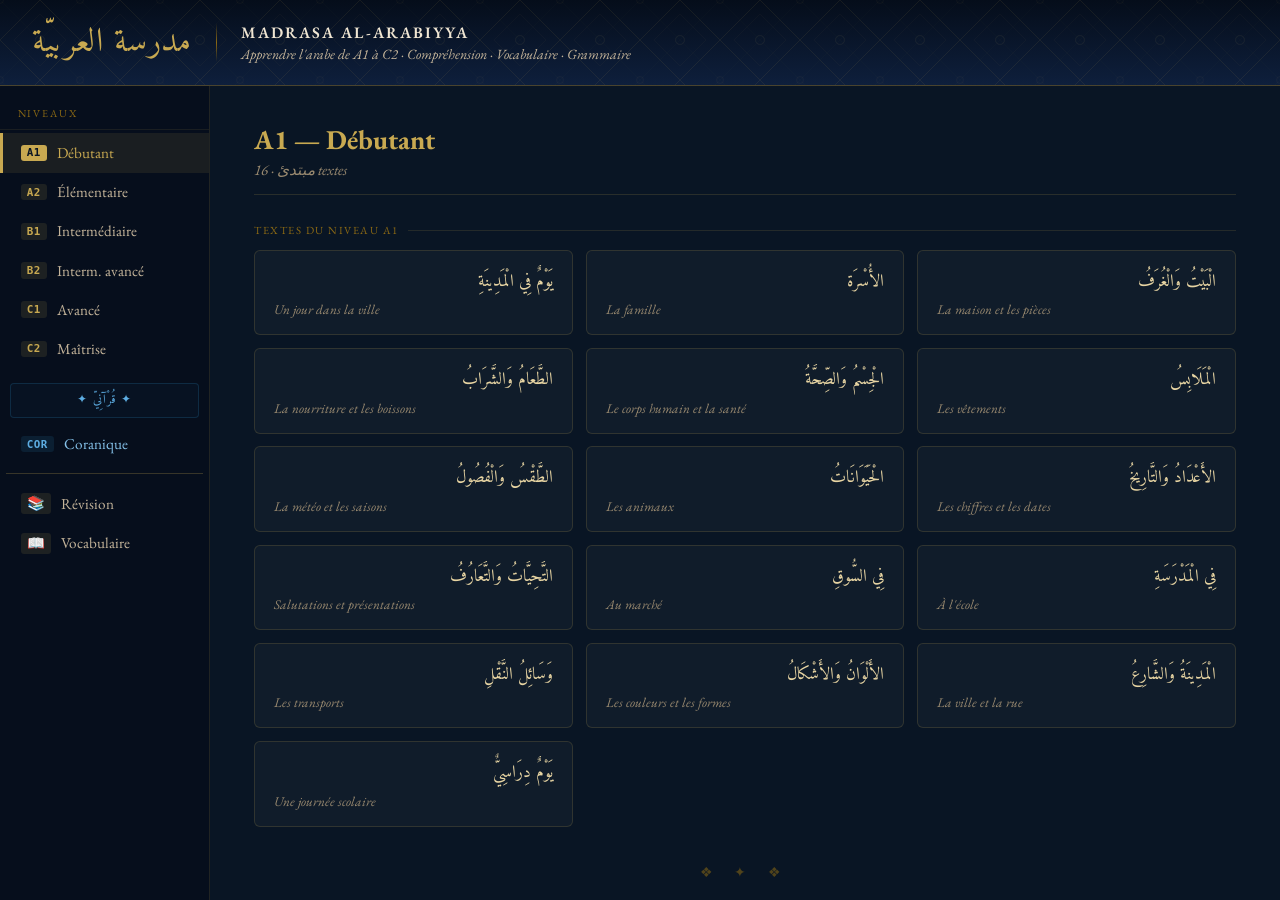
<file: index.html>
<!DOCTYPE html>
<html lang="fr">
<head>
  <meta charset="UTF-8">
  <meta name="viewport" content="width=device-width, initial-scale=1.0">
  <title>مدرسة العربيّة — Apprendre l'Arabe</title>
  <link rel="preconnect" href="https://fonts.googleapis.com">
  <link href="https://fonts.googleapis.com/css2?family=Amiri:ital,wght@0,400;0,700;1,400&family=Noto+Naskh+Arabic:wght@400;500;700&family=EB+Garamond:ital,wght@0,400;0,500;0,600;1,400&display=swap" rel="stylesheet">
  <link rel="stylesheet" href="css/style.css">
</head>
<body>

  <header>
    <div class="logo">مدرسة العربيّة</div>
    <div class="hd-sep"></div>
    <div class="hd-info">
      <h1>Madrasa Al-Arabiyya</h1>
      <p>Apprendre l'arabe de A1 à C2 · Compréhension · Vocabulaire · Grammaire</p>
    </div>
  </header>

  <div class="layout">
    <aside>
      <div class="sb-label">Niveaux</div>
      <div id="nav"></div>
    </aside>
    <div class="main" id="main"></div>
  </div>

  <!-- ═══════════════════════════════════════════
       BRIQUE 1 : Configuration (niveaux)
       Ne jamais modifier ce fichier
  ═══════════════════════════════════════════ -->
  <script src="js/config.js"></script>

  <!-- ═══════════════════════════════════════════
       BRIQUES 2+ : Données par niveau
       Pour ajouter un niveau : créer js/data/aX.js
       puis ajouter la ligne <script> correspondante
  ═══════════════════════════════════════════ -->
  <script src="js/data/a1.js"></script>
  <script src="js/data/a2.js"></script>
  <script src="js/data/b1.js"></script>
  <script src="js/data/b2.js"></script>
  <script src="js/data/c1.js"></script>
  <script src="js/data/c2.js"></script>
  <script src="js/data/cor.js"></script>
  <script src="js/data/cor_bilan.js"></script>

  <!-- ═══════════════════════════════════════════
       BRIQUE FINALE : Application
       Lit les variables globales des briques données
       Ne jamais modifier sauf pour l'UI
  ═══════════════════════════════════════════ -->
  <!-- Vocabulaire thématique par niveau -->
  <script src="js/vocab/a1_thematic.js"></script>
  <script src="js/vocab/a2_thematic.js"></script>
  <script src="js/vocab/b1_thematic.js"></script>
  <script src="js/vocab/b2_thematic.js"></script>
  <script src="js/vocab/c1_thematic.js"></script>
  <script src="js/vocab/c2_thematic.js"></script>
  <script src="js/vocab/cor_thematic.js"></script>
  <script src="js/app.js"></script>

</body>
</html>
</file>
<file: css/style.css>
/* ═══════════════════════════════════════════════════
   MADRASA AL-ARABIYYA — Feuille de style principale
   Palette : nuit / or / vert islamique / parchemin
═══════════════════════════════════════════════════ */

:root {
  --night:       #091524;
  --navy:        #0E1F3C;
  --gold:        #C8A951;
  --gold-lt:     #E8D5A3;
  --gold-dk:     #8B6914;
  --green:       #1A3D2B;
  --parchment:   #F0E6D3;
  --parch-mid:   #C4B49A;
  --parch-dim:   #9A8A70;
}

*, *::before, *::after { box-sizing: border-box; margin: 0; padding: 0; }
html, body { height: 100%; }

body {
  font-family: 'EB Garamond', Georgia, serif;
  background: var(--night);
  color: var(--parchment);
  display: flex;
  flex-direction: column;
  min-height: 100vh;
  font-size: 16px;
}

/* ── HEADER ─────────────────────────────────── */
header {
  background: linear-gradient(180deg, #050d1a 0%, var(--navy) 100%);
  border-bottom: 1px solid rgba(200,169,81,.35);
  padding: 1.4rem 2rem;
  display: flex;
  align-items: center;
  gap: 1.5rem;
  flex-shrink: 0;
  position: relative;
  overflow: hidden;
}

/* Motif géométrique islamique en overlay */
header::before {
  content: '';
  position: absolute;
  inset: 0;
  pointer-events: none;
  background-image: url("data:image/svg+xml,%3Csvg xmlns='http://www.w3.org/2000/svg' width='80' height='80'%3E%3Cpath d='M40 0L80 40L40 80L0 40Z' fill='none' stroke='%23C8A951' stroke-width='.5' opacity='.18'/%3E%3Cpath d='M40 14L66 40L40 66L14 40Z' fill='none' stroke='%23C8A951' stroke-width='.35' opacity='.11'/%3E%3Cpath d='M0 0L80 80M80 0L0 80' stroke='%23C8A951' stroke-width='.18' opacity='.07'/%3E%3Ccircle cx='40' cy='40' r='4.5' fill='none' stroke='%23C8A951' stroke-width='.4' opacity='.18'/%3E%3Ccircle cx='0' cy='0' r='3.5' fill='none' stroke='%23C8A951' stroke-width='.35' opacity='.13'/%3E%3Ccircle cx='80' cy='0' r='3.5' fill='none' stroke='%23C8A951' stroke-width='.35' opacity='.13'/%3E%3Ccircle cx='0' cy='80' r='3.5' fill='none' stroke='%23C8A951' stroke-width='.35' opacity='.13'/%3E%3Ccircle cx='80' cy='80' r='3.5' fill='none' stroke='%23C8A951' stroke-width='.35' opacity='.13'/%3E%3C/svg%3E");
}

.logo {
  font-family: 'Amiri', serif;
  font-size: 2.1rem;
  color: var(--gold);
  direction: rtl;
  line-height: 1;
  letter-spacing: .02em;
  position: relative;
  z-index: 1;
}

.hd-sep {
  width: 1px;
  height: 2.4rem;
  background: linear-gradient(180deg, transparent, var(--gold-dk), transparent);
  flex-shrink: 0;
  position: relative;
  z-index: 1;
}

.hd-info { position: relative; z-index: 1; }
.hd-info h1 {
  font-size: 1rem;
  font-weight: 600;
  letter-spacing: .13em;
  text-transform: uppercase;
  color: var(--parchment);
}
.hd-info p {
  font-size: .88rem;
  font-style: italic;
  color: var(--parch-mid);
  margin-top: .1rem;
}

/* ── LAYOUT ─────────────────────────────────── */
.layout { display: flex; flex: 1; overflow: hidden; }

/* ── SIDEBAR ─────────────────────────────────── */
aside {
  width: 210px;
  min-width: 210px;
  background: #060e1c;
  border-right: 1px solid rgba(200,169,81,.14);
  display: flex;
  flex-direction: column;
  padding: 1.2rem 0;
  overflow-y: auto;
}

.sb-label {
  font-size: .66rem;
  text-transform: uppercase;
  letter-spacing: .18em;
  color: var(--gold-dk);
  padding: 0 1.1rem .6rem;
  margin-bottom: .2rem;
  border-bottom: 1px solid rgba(200,169,81,.1);
}

.lvl-btn {
  all: unset;
  display: flex;
  align-items: center;
  gap: .6rem;
  width: 100%;
  padding: .6rem 1.1rem;
  cursor: pointer;
  font-family: 'EB Garamond', serif;
  font-size: .95rem;
  color: var(--parch-mid);
  border-left: 3px solid transparent;
  transition: background .14s, color .14s, border-color .14s;
}
.lvl-btn:hover { background: rgba(200,169,81,.06); color: var(--parchment); }
.lvl-btn.active { background: rgba(200,169,81,.1); color: var(--gold); border-left-color: var(--gold); }

.lvl-tag {
  font-size: .68rem;
  font-weight: 700;
  font-family: monospace;
  letter-spacing: .05em;
  background: rgba(200,169,81,.12);
  color: var(--gold);
  padding: .11rem .38rem;
  border-radius: 3px;
  flex-shrink: 0;
}
.lvl-btn.active .lvl-tag { background: var(--gold); color: var(--night); }

/* ── MAIN ─────────────────────────────────── */
.main { flex: 1; padding: 2.25rem 2.75rem; overflow-y: auto; }

/* ── OVERVIEW ─────────────────────────────── */
.lv-hd { margin-bottom: 1.75rem; padding-bottom: .9rem; border-bottom: 1px solid rgba(200,169,81,.17); }
.lv-hd h2 { font-size: 1.7rem; color: var(--gold); }
.lv-hd .sub { color: var(--parch-dim); font-style: italic; font-size: .95rem; margin-top: .15rem; }

.sec-lbl {
  font-size: .68rem;
  text-transform: uppercase;
  letter-spacing: .14em;
  color: var(--gold-dk);
  margin-bottom: .8rem;
  display: flex;
  align-items: center;
  gap: .55rem;
}
.sec-lbl::after { content: ''; flex: 1; height: 1px; background: rgba(200,169,81,.14); }

.txt-grid {
  display: grid;
  grid-template-columns: repeat(auto-fill, minmax(250px, 1fr));
  gap: .8rem;
  margin-bottom: 2.25rem;
}

.txt-card {
  background: rgba(255,255,255,.03);
  border: 1px solid rgba(200,169,81,.17);
  border-radius: 6px;
  padding: 1rem 1.2rem;
  cursor: pointer;
  transition: border-color .14s, background .14s;
}
.txt-card:hover { border-color: var(--gold); background: rgba(200,169,81,.06); }
.card-ar { font-family: 'Amiri', serif; font-size: 1.08rem; direction: rtl; color: var(--gold-lt); margin-bottom: .28rem; }
.card-fr { font-size: .83rem; font-style: italic; color: var(--parch-dim); }

.empty {
  background: rgba(255,255,255,.02);
  border: 1px dashed rgba(200,169,81,.17);
  border-radius: 6px;
  padding: 1.6rem 2rem;
  color: var(--parch-dim);
  font-style: italic;
  text-align: center;
  line-height: 1.65;
}

/* ── TEXT DETAIL ─────────────────────────── */
.back-btn {
  all: unset;
  cursor: pointer;
  display: inline-flex;
  align-items: center;
  gap: .4rem;
  color: var(--parch-dim);
  font-size: .88rem;
  border: 1px solid rgba(200,169,81,.2);
  padding: .32rem .8rem;
  border-radius: 4px;
  margin-bottom: 1.6rem;
  transition: color .14s, border-color .14s;
}
.back-btn:hover { color: var(--gold); border-color: var(--gold); }

.txt-panel {
  background: rgba(255,255,255,.025);
  border: 1px solid rgba(200,169,81,.21);
  border-radius: 8px;
  padding: 1.85rem 2.25rem;
  margin-bottom: 1.75rem;
}

.txt-panel-hd {
  display: flex;
  align-items: flex-start;
  justify-content: space-between;
  gap: 1rem;
  margin-bottom: 1.6rem;
  padding-bottom: .9rem;
  border-bottom: 1px solid rgba(200,169,81,.14);
}

.txt-title { font-family: 'Amiri', serif; font-size: 1.6rem; color: var(--gold); direction: rtl; line-height: 1.3; }
.txt-sub { font-size: .88rem; font-style: italic; color: var(--parch-dim); margin-top: .18rem; }

.tgl-btn {
  all: unset;
  cursor: pointer;
  display: inline-flex;
  align-items: center;
  gap: .42rem;
  padding: .42rem .85rem;
  border: 1px solid rgba(200,169,81,.32);
  border-radius: 4px;
  color: var(--gold);
  font-family: 'EB Garamond', serif;
  font-size: .87rem;
  white-space: nowrap;
  background: rgba(200,169,81,.06);
  transition: background .14s, border-color .14s;
}
.tgl-btn:hover { background: rgba(200,169,81,.14); }
.tgl-btn.on { border-color: var(--gold); background: rgba(200,169,81,.13); }
.tgl-ar { font-family: 'Amiri', serif; font-size: 1.25rem; line-height: 1; }

/* ── HINT BAR ────────────────────────────── */
.hint-bar {
  display: flex;
  align-items: center;
  gap: .55rem;
  margin-bottom: 1.2rem;
  font-size: .82rem;
  color: var(--parch-dim);
  font-style: italic;
  padding: .45rem .7rem;
  background: rgba(200,169,81,.05);
  border: 1px solid rgba(200,169,81,.12);
  border-radius: 4px;
}
.hint-dot { width: 8px; height: 8px; border-radius: 50%; flex-shrink: 0; }
.hint-dot.hover { background: rgba(200,169,81,.45); outline: 1px solid rgba(200,169,81,.3); }
.hint-dot.click { background: var(--gold); outline: 2px solid rgba(200,169,81,.35); outline-offset: 1px; }

/* ── ARABIC TEXT ─────────────────────────── */
.ar-text { direction: rtl; text-align: right; }
.ar-sent {
  margin-bottom: .3rem;
  font-family: 'Amiri', serif;
  font-size: 1.58rem;
  line-height: 2.65;
  direction: rtl;
  text-align: right;
}

/* Groupe de mots — état de base */
.wg {
  display: inline-block;
  position: relative;
  cursor: pointer;
  padding: .03em .1em;
  border-radius: 3px;
  transition: background .12s, color .12s;
}

/* Survol (hover) */
.wg:hover { background: rgba(200,169,81,.18); color: var(--gold-lt); }
.wg:hover .tip {
  opacity: 1;
  visibility: visible;
  transform: translateX(-50%) translateY(-4px);
}

/* Épinglé (clic) — priorité sur le hover */
.wg.pinned {
  background: rgba(200,169,81,.22);
  color: var(--gold-lt);
  outline: 1.5px solid rgba(200,169,81,.55);
  outline-offset: 2px;
}
.wg.pinned .tip {
  opacity: 1 !important;
  visibility: visible !important;
  transform: translateX(-50%) translateY(-4px) !important;
  border-color: var(--gold);
  background: #0c1d35;
}

/* Info-bulle */
.tip {
  position: absolute;
  bottom: calc(100% + 9px);
  left: 50%;
  transform: translateX(-50%) translateY(0px);
  background: #0d1c30;
  border: 1px solid var(--gold-dk);
  border-radius: 4px;
  padding: .28rem .6rem;
  font-family: 'EB Garamond', serif;
  font-size: .83rem;
  color: var(--gold-lt);
  white-space: nowrap;
  direction: ltr;
  text-align: center;
  z-index: 200;
  opacity: 0;
  visibility: hidden;
  pointer-events: none;
  transition: opacity .17s, transform .17s, visibility .17s;
}
.tip::after {
  content: '';
  position: absolute;
  top: 100%;
  left: 50%;
  transform: translateX(-50%);
  border: 5px solid transparent;
  border-top-color: var(--gold-dk);
}
.wg.pinned .tip::after { border-top-color: var(--gold); }

/* ── SECTIONS ─────────────────────────────── */
.section { margin-bottom: 2.25rem; }
.sec-hd {
  display: flex;
  align-items: center;
  gap: .6rem;
  font-size: 1.05rem;
  font-weight: 600;
  color: var(--gold);
  margin-bottom: 1rem;
  padding-bottom: .45rem;
  border-bottom: 1px solid rgba(200,169,81,.17);
}
.sec-ico {
  width: 26px; height: 26px;
  border-radius: 50%;
  background: rgba(200,169,81,.1);
  border: 1px solid rgba(200,169,81,.23);
  display: inline-flex; align-items: center; justify-content: center;
  font-size: .82rem; flex-shrink: 0;
}

/* ── TABLEAU VOCABULAIRE ─────────────────── */
.vtbl { width: 100%; border-collapse: collapse; font-size: .93rem; }
.vtbl thead th {
  background: rgba(200,169,81,.08);
  color: var(--gold);
  font-size: .7rem;
  text-transform: uppercase;
  letter-spacing: .1em;
  font-weight: 600;
  padding: .52rem .7rem;
  text-align: left;
}
.vtbl thead th:first-child { text-align: right; }
.vtbl tbody tr:hover td { background: rgba(200,169,81,.04); }
.vtbl td { padding: .52rem .7rem; border-bottom: 1px solid rgba(255,255,255,.05); vertical-align: middle; }
.td-ar { font-family: 'Amiri', serif; font-size: 1.3rem; direction: rtl; text-align: right; color: var(--gold-lt); }
.td-tr { font-style: italic; color: var(--parch-mid); }
.td-fm { color: var(--parch-dim); font-size: .86rem; }
.root-tag {
  display: inline-block;
  font-family: 'Amiri', serif;
  font-size: .98rem;
  direction: rtl;
  background: rgba(26,61,43,.5);
  border: 1px solid rgba(200,169,81,.19);
  border-radius: 3px;
  padding: .03rem .38rem;
  color: var(--gold-lt);
  margin-top: .18rem;
}

/* ── BOÎTE GRAMMAIRE ─────────────────────── */
.gram-box {
  background: rgba(26,61,43,.2);
  border: 1px solid rgba(200,169,81,.19);
  border-radius: 8px;
  padding: 1.4rem 1.65rem;
}
.gram-concept { font-size: 1.08rem; font-weight: 600; color: var(--gold); margin-bottom: .9rem; }
.gram-excerpt {
  direction: rtl; text-align: right;
  font-family: 'Amiri', serif; font-size: 1.22rem; color: var(--parchment);
  background: rgba(255,255,255,.04);
  border-right: 3px solid var(--gold);
  padding: .65rem .95rem;
  margin-bottom: .9rem;
  border-radius: 0 4px 4px 0;
  line-height: 2;
}
.gram-exp { color: var(--parchment); line-height: 1.72; margin-bottom: .9rem; }
.gram-exp strong { color: var(--gold); }

.gtbl { width: 100%; border-collapse: collapse; font-size: .88rem; margin-bottom: .9rem; }
.gtbl th {
  background: rgba(200,169,81,.08);
  color: var(--gold);
  font-size: .69rem;
  text-transform: uppercase;
  letter-spacing: .1em;
  padding: .42rem .62rem;
  text-align: left;
}
.gtbl th:nth-child(1), .gtbl th:nth-child(3) { text-align: right; }
.gtbl td { padding: .42rem .62rem; border-bottom: 1px solid rgba(255,255,255,.05); }
.gtbl .ar { font-family: 'Amiri', serif; font-size: 1.18rem; direction: rtl; text-align: right; color: var(--gold-lt); }
.gtbl .fr  { color: var(--parch-dim); }
.gtbl .tr  { color: var(--parchment); }
.gtbl .mix { color: var(--parch-dim); }
.ar-in { font-family: 'Amiri', serif; font-size: 1.12em; color: var(--gold-lt); unicode-bidi: isolate; }

.gram-note {
  font-size: .9rem; font-style: italic;
  color: var(--parch-mid);
  padding-top: .7rem;
  border-top: 1px solid rgba(200,169,81,.13);
}
.gram-note strong { color: var(--gold); }

/* ── ORNEMENT ────────────────────────────── */
.orn { text-align: center; color: var(--gold-dk); letter-spacing: .65em; margin: 1.35rem 0; font-size: .88rem; opacity: .55; }

/* ── SCROLLBAR ───────────────────────────── */
::-webkit-scrollbar { width: 5px; }
::-webkit-scrollbar-track { background: transparent; }
::-webkit-scrollbar-thumb { background: rgba(200,169,81,.22); border-radius: 3px; }
::-webkit-scrollbar-thumb:hover { background: rgba(200,169,81,.38); }

/* ── RESPONSIVE ──────────────────────────── */
@media (max-width: 700px) {
  aside { width: 50px; min-width: 50px; }
  .lvl-btn span:not(.lvl-tag) { display: none; }
  .main { padding: 1.2rem 1rem; }
  .txt-panel { padding: 1.1rem; }
  .hint-bar { flex-wrap: wrap; }
}

/* ══════════════════════════════════════════════
   VUE RÉVISION GRAMMATICALE
══════════════════════════════════════════════ */

/* Séparateur dans la sidebar */
.nav-sep {
  height: 1px;
  background: var(--gold);
  opacity: .25;
  margin: .6rem .4rem;
}

/* Séparateur spécial — Niveau Coranique */
.nav-cor-sep {
  display: flex;
  align-items: center;
  justify-content: center;
  gap: .4rem;
  margin: .9rem .6rem .4rem;
  padding: .35rem .5rem;
  border: 1px solid rgba(26,82,118,.4);
  border-radius: 4px;
  background: rgba(26,82,118,.08);
  height: auto;
  opacity: 1;
}
.nav-cor-sep span {
  font-family: 'Amiri', serif;
  font-size: .78rem;
  color: #5dade2;
  letter-spacing: .06em;
  white-space: nowrap;
}
/* Bouton du niveau coranique */
.lvl-btn.lvl-cor .lvl-tag {
  background: rgba(26,82,118,.25);
  color: #5dade2;
}
.lvl-btn.lvl-cor { color: #85c1e9; }
.lvl-btn.lvl-cor:hover {
  background: rgba(26,82,118,.13);
  color: #aed6f1;
}
.lvl-btn.lvl-cor.active {
  background: rgba(26,82,118,.22);
  border-left-color: #2e86c1;
  color: #aed6f1;
}
.lvl-btn.lvl-cor.active .lvl-tag {
  background: #1a5276;
  color: #fff;
}

/* Bouton Révision dans la sidebar */
.rev-btn { border-top: none; }
.rev-btn .lvl-tag { font-size: .9rem; }

/* En-tête de la page révision */
.rev-hd {
  margin-bottom: 1.6rem;
}
.rev-hd-top {
  display: flex;
  align-items: flex-start;
  justify-content: space-between;
  gap: 1rem;
  margin-bottom: 1rem;
}
.rev-hd h2 {
  font-family: 'Amiri', serif;
  font-size: 1.8rem;
  color: var(--gold);
  direction: rtl;
  margin: 0 0 .2rem;
}

/* Boutons de filtre par niveau */
.rev-filters {
  display: flex;
  flex-wrap: wrap;
  gap: .4rem;
}
.flt-btn {
  padding: .28rem .7rem;
  border: 1px solid var(--gold);
  border-radius: 4px;
  background: transparent;
  color: var(--parch-dim);
  font-size: .78rem;
  font-family: 'EB Garamond', serif;
  cursor: pointer;
  transition: all .15s;
}
.flt-btn:hover { background: rgba(212,175,55,.12); color: var(--gold); }
.flt-btn.flt-on {
  background: var(--gold);
  color: var(--navy);
  font-weight: 600;
  border-color: var(--gold);
}

/* Grille des cartes */
.rev-grid {
  display: grid;
  grid-template-columns: repeat(auto-fill, minmax(440px, 1fr));
  gap: 1.4rem;
}
@media (max-width: 700px) {
  .rev-grid { grid-template-columns: 1fr; }
}

/* Carte de leçon */
.rev-card {
  background: rgba(255,255,255,.035);
  border: 1px solid rgba(212,175,55,.22);
  border-radius: 6px;
  padding: 1rem 1.1rem 1rem;
  display: flex;
  flex-direction: column;
  gap: .6rem;
  transition: border-color .2s;
}
.rev-card:hover { border-color: rgba(212,175,55,.55); }

/* En-tête de carte : badge + concept */
.rev-card-hd {
  display: flex;
  align-items: flex-start;
  gap: .65rem;
}
.rev-badge {
  display: inline-block;
  min-width: 2rem;
  text-align: center;
  padding: .12rem .45rem;
  border-radius: 4px;
  font-size: .7rem;
  font-weight: 700;
  letter-spacing: .03em;
  color: #fff;
  flex-shrink: 0;
  margin-top: .12rem;
}
.rev-concept {
  font-family: 'EB Garamond', serif;
  font-size: .95rem;
  color: var(--gold);
  line-height: 1.35;
}

/* Extrait arabe */
.rev-excerpt {
  font-family: 'Amiri', serif;
  font-size: 1.12rem;
  color: var(--parchment);
  direction: rtl;
  border-right: 3px solid var(--gold);
  padding-right: .7rem;
  opacity: .92;
  line-height: 1.7;
}

/* Explication */
.rev-exp {
  font-family: 'EB Garamond', serif;
  font-size: .84rem;
  color: var(--parch-dim);
  line-height: 1.55;
}
.rev-exp strong { color: var(--gold); font-weight: 600; }

/* Tableau compact */
.rev-tbl {
  width: 100%;
  border-collapse: collapse;
  font-size: .78rem;
}
.rev-tbl thead th {
  padding: .2rem .4rem;
  text-align: left;
  color: var(--gold);
  font-family: 'EB Garamond', serif;
  font-size: .75rem;
  border-bottom: 1px solid rgba(212,175,55,.2);
  white-space: nowrap;
}
.rev-tbl tbody tr:nth-child(even) { background: rgba(255,255,255,.02); }
.rev-tbl td { padding: .22rem .4rem; }
.rev-v { font-family: 'Amiri', serif; color: var(--parchment); direction: rtl; font-size: .92rem; }
.rev-f { color: var(--parch-dim); font-size: .75rem; }
.rev-m { font-family: 'Amiri', serif; color: #b9a870; direction: rtl; font-size: .88rem; }
.rev-fr { color: var(--parch-dim); font-size: .75rem; font-style: italic; }
.rev-ar  { font-family: 'Amiri', serif; color: var(--parchment); direction: rtl; text-align: right; font-size: .92rem; }
.rev-mix { color: var(--parch-dim); font-size: .75rem; }

/* Note pédagogique */
.rev-note {
  font-family: 'EB Garamond', serif;
  font-size: .8rem;
  color: var(--parch-dim);
  background: rgba(212,175,55,.06);
  border-left: 2px solid rgba(212,175,55,.3);
  padding: .4rem .6rem;
  border-radius: 0 3px 3px 0;
  line-height: 1.5;
}
.rev-note strong { color: var(--gold); }

/* ══════════════════════════════════════════════
   VUE VOCABULAIRE
══════════════════════════════════════════════ */

/* Barre de recherche */
.voc-search-wrap {
  margin-top: .8rem;
}
.voc-search {
  width: 100%;
  box-sizing: border-box;
  padding: .55rem .85rem;
  background: rgba(255,255,255,.06);
  border: 1px solid rgba(212,175,55,.35);
  border-radius: 6px;
  color: var(--parchment);
  font-family: 'EB Garamond', serif;
  font-size: .95rem;
  outline: none;
  transition: border-color .2s;
}
.voc-search:focus  { border-color: var(--gold); background: rgba(255,255,255,.09); }
.voc-search::placeholder { color: rgba(212,175,55,.4); font-size: .88rem; }

/* Compteurs dans les boutons filtre */
.flt-cnt { font-size: .72em; opacity: .75; }

/* Wrapper table avec scroll horizontal sur petits écrans */
.voc-table-wrap {
  overflow-x: auto;
  margin-top: .5rem;
}

/* Table vocabulaire */
.voc-tbl {
  width: 100%;
  border-collapse: collapse;
  font-size: .84rem;
}
.voc-tbl thead th {
  position: sticky;
  top: 0;
  background: var(--navy);
  padding: .5rem .65rem;
  text-align: left;
  color: var(--gold);
  font-family: 'EB Garamond', serif;
  font-size: .78rem;
  font-weight: 600;
  border-bottom: 1px solid rgba(212,175,55,.3);
  white-space: nowrap;
  z-index: 1;
}
.voc-tbl tbody tr {
  border-bottom: 1px solid rgba(255,255,255,.04);
  transition: background .12s;
}
.voc-tbl tbody tr:hover { background: rgba(212,175,55,.06); }
.voc-tbl tbody tr:nth-child(even) { background: rgba(255,255,255,.025); }
.voc-tbl tbody tr:nth-child(even):hover { background: rgba(212,175,55,.06); }
.voc-tbl td { padding: .32rem .65rem; vertical-align: middle; }

/* Colonnes */
.voc-ar {
  font-family: 'Amiri', serif;
  font-size: 1.05rem;
  direction: rtl;
  color: var(--parchment);
  white-space: nowrap;
}
.voc-tr {
  font-size: .78rem;
  color: var(--parch-dim);
  font-style: italic;
  white-space: nowrap;
}
.voc-fr {
  color: var(--parchment);
  max-width: 260px;
}
.voc-fm {
  font-size: .73rem;
  color: var(--parch-dim);
  max-width: 200px;
}
.voc-root {
  font-family: 'Amiri', serif;
  font-size: .88rem;
  direction: rtl;
  color: rgba(212,175,55,.7);
  white-space: nowrap;
  letter-spacing: .08em;
}
.voc-empty {
  text-align: center;
  padding: 2rem 1rem;
  color: var(--parch-dim);
  font-style: italic;
}


/* ── BILAN DU NIVEAU COR ───────────────────── */
.bil-banner {
  border: 1px solid var(--gold); border-radius: 8px; padding: 1rem 1.3rem; margin-bottom: 1.8rem; cursor: pointer;
  background: linear-gradient(135deg, rgba(200,169,81,.12), rgba(26,61,43,.25)); transition: background .15s;
}
.bil-banner:hover { background: linear-gradient(135deg, rgba(200,169,81,.2), rgba(26,61,43,.35)); }
.bil-banner-ar { font-family: 'Amiri', serif; font-size: 1.35rem; color: var(--gold-lt); direction: rtl; text-align: right; }
.bil-banner-fr { color: var(--parchment); font-size: .92rem; margin-top: .2rem; }
.bil-stats { display: grid; grid-template-columns: repeat(auto-fill, minmax(170px, 1fr)); gap: .7rem; margin: 1.2rem 0 2rem; }
.bil-tile { border: 1px solid rgba(200,169,81,.2); border-radius: 6px; padding: .8rem 1rem; background: rgba(255,255,255,.03); }
.bil-num { font-size: 1.55rem; color: var(--gold); font-weight: 600; }
.bil-lbl { font-size: .78rem; color: var(--parch-dim); margin-top: .15rem; }
.bil-hint { color: var(--parch-dim); font-size: .82rem; font-style: italic; margin: -.3rem 0 .8rem; }
.bil-tbl { width: 100%; border-collapse: collapse; font-size: .86rem; margin-bottom: 1rem; }
.bil-tbl th { text-align: left; font-size: .66rem; text-transform: uppercase; letter-spacing: .1em; color: var(--gold-dk); padding: .4rem .6rem; border-bottom: 1px solid rgba(200,169,81,.25); }
.bil-tbl td { padding: .45rem .6rem; border-bottom: 1px solid rgba(255,255,255,.05); vertical-align: top; }
.bil-tbl tbody tr { cursor: pointer; }
.bil-tbl tbody tr:hover { background: rgba(200,169,81,.07); }
.bil-n { color: var(--gold-dk); width: 2.5rem; }
.bil-car { font-family: 'Amiri', serif; font-size: 1.08rem; color: var(--gold-lt); direction: rtl; text-align: right; white-space: nowrap; }
.bil-cfr { color: var(--parchment); }
.bil-txt { color: var(--parch-dim); font-style: italic; font-size: .8rem; }
.bil-suras { display: flex; flex-direction: column; gap: .35rem; margin-bottom: 2rem; }
.bil-sura { border: 1px solid rgba(200,169,81,.15); border-radius: 5px; background: rgba(255,255,255,.02); }
.bil-sura summary { cursor: pointer; padding: .5rem .8rem; display: flex; align-items: center; gap: .8rem; list-style: none; }
.bil-sura summary::-webkit-details-marker { display: none; }
.bil-sura[open] summary { border-bottom: 1px solid rgba(200,169,81,.15); }
.bil-sn { color: var(--gold-dk); width: 2rem; font-size: .8rem; }
.bil-sar { font-family: 'Amiri', serif; font-size: 1.1rem; color: var(--gold-lt); min-width: 7rem; }
.bil-str { color: var(--parch-dim); font-size: .85rem; flex: 1; }
.bil-scount { font-size: .75rem; color: var(--parch-dim); }
.bil-scount.full { color: var(--gold); }
.bil-vs { padding: .6rem .8rem; display: flex; flex-wrap: wrap; gap: .3rem; }
.bil-v { font-size: .74rem; border: 1px solid rgba(200,169,81,.18); border-radius: 4px; padding: .1rem .35rem; color: var(--parch-dim); }
.bil-v b { color: var(--parchment); margin-right: .25rem; }
.bil-v a { color: var(--gold); cursor: pointer; margin-left: .2rem; text-decoration: none; }
.bil-v a:hover { text-decoration: underline; }
</file>
